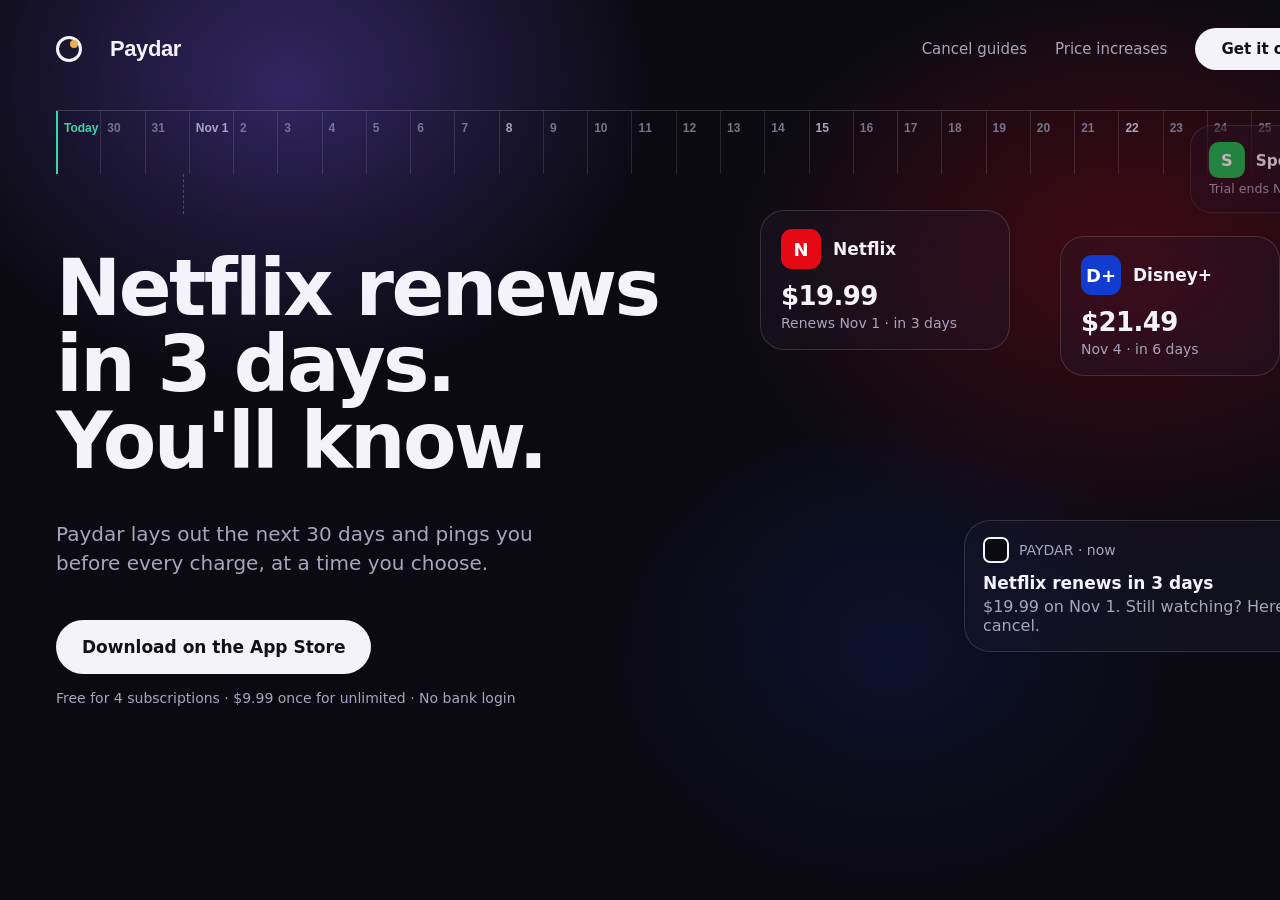
<file: .impeccable/mocks/decision/next-30-days.html>
<!doctype html><html><head><meta charset="utf-8"><style>*{box-sizing:border-box;margin:0;padding:0}
html,body{width:1440px;height:900px;overflow:hidden}
body{background:#0B0A12;color:#F4F2FA;font-family:-apple-system,"SF Pro Display",system-ui,sans-serif;position:relative}
.field{position:absolute;inset:0;pointer-events:none}
.veil{position:absolute;inset:0;background:linear-gradient(180deg,rgba(11,10,18,.08) 0%,rgba(11,10,18,.38) 45%,rgba(11,10,18,.8) 100%)}
nav{position:absolute;top:28px;left:56px;right:56px;display:flex;align-items:center;gap:28px;z-index:5}
.mark{width:26px;height:26px;border-radius:50%;border:3px solid #F4F2FA;position:relative}
.mark:after{content:"";position:absolute;width:8px;height:8px;border-radius:50%;background:#E8B04B;top:1px;right:1px}
.word{font:800 22px/1 ui-rounded,"SF Pro Rounded",-apple-system,sans-serif;letter-spacing:-.4px}
.links{margin-left:auto;display:flex;gap:28px;font-size:15px;color:#A9A4BD}
.pill{display:inline-flex;align-items:center;gap:10px;border-radius:999px;padding:0 26px;height:54px;font-weight:600;font-size:17px}
.ink{background:#F4F2FA;color:#12101A}
.glass{background:rgba(30,27,44,.38);border:1px solid rgba(255,255,255,.14);backdrop-filter:blur(24px) saturate(1.4);-webkit-backdrop-filter:blur(24px) saturate(1.4)}
.sub{color:#A9A4BD}.faint{color:#77728C}.acc{color:#3DD6A6}.rise{color:#FF6B70}
.logo{width:40px;height:40px;border-radius:11px;display:grid;place-items:center;font-weight:800;font-size:18px;color:#fff;flex:none}
.fine{font-size:14px;color:#A9A4BD;margin-top:16px}
</style><style>
.field{background:radial-gradient(560px 420px at 78% 30%,rgba(229,9,20,.34),transparent 70%),radial-gradient(520px 420px at 20% 10%,rgba(122,90,248,.40),transparent 70%),radial-gradient(420px 360px at 62% 74%,rgba(17,60,207,.34),transparent 70%)}
.ruler{position:absolute;top:110px;left:56px;right:56px;height:64px;display:grid;grid-template-columns:repeat(30,1fr);border-top:1px solid rgba(255,255,255,.16)}
.ruler span{border-left:1px solid rgba(255,255,255,.12);padding:10px 0 0 6px;font:600 12px ui-rounded,sans-serif;color:#77728C}
.ruler span.now{border-left:2px solid #3DD6A6;color:#3DD6A6}
.ruler span.wk{color:#A9A4BD}
h1{position:absolute;left:56px;top:250px;width:640px;font-size:78px;line-height:.98;font-weight:800;letter-spacing:-2.6px}
.lede{position:absolute;left:56px;top:520px;width:540px;font-size:20px;line-height:1.45;color:#A9A4BD}
.cta{position:absolute;left:56px;top:620px}
.card{position:absolute;border-radius:24px;padding:18px 20px;width:250px}
.card .top{display:flex;align-items:center;gap:12px}
.card b{font-size:17px}.card .p{font-size:26px;font-weight:800;letter-spacing:-.6px;margin-top:12px}
.card .d{font-size:14px;color:#A9A4BD;margin-top:4px}
.stem{position:absolute;top:174px;border-left:1px dashed rgba(255,255,255,.22)}
.lock{position:absolute;right:56px;top:520px;width:420px;padding:16px 18px;border-radius:26px}
.lock .app{display:flex;align-items:center;gap:10px;font-size:14px;color:#A9A4BD}
.lock .app i{width:26px;height:26px;border-radius:7px;background:#0B0A12;border:2px solid #F4F2FA;display:inline-block}
.lock b{display:block;font-size:17px;margin-top:10px}.lock p{font-size:16px;color:#A9A4BD;margin-top:4px}
.clock{position:absolute;right:56px;top:300px;width:420px;text-align:center;font-size:110px;font-weight:700;letter-spacing:-3px;opacity:.9}
</style></head><body>
<div class="field"></div><div class="veil"></div>
<nav><div class="mark"></div><span class="word">Paydar</span><div class="links"><span>Cancel guides</span><span>Price increases</span></div><span class="pill ink" style="height:42px;font-size:15px">Get it on iPhone</span></nav>
<div class="ruler"><span class="now">Today</span><span>30</span><span>31</span><span class="wk">Nov 1</span><span>2</span><span>3</span><span>4</span><span>5</span><span>6</span><span>7</span><span class="wk">8</span><span>9</span><span>10</span><span>11</span><span>12</span><span>13</span><span>14</span><span class="wk">15</span><span>16</span><span>17</span><span>18</span><span>19</span><span>20</span><span>21</span><span class="wk">22</span><span>23</span><span>24</span><span>25</span><span>26</span><span>27</span></div>
<div class="stem" style="left:183px;height:40px"></div>
<div class="card glass" style="left:760px;top:210px"><div class="top"><span class="logo" style="background:#E50914">N</span><b>Netflix</b></div><div class="p">$19.99</div><div class="d">Renews Nov 1 · in 3 days</div></div>
<div class="card glass" style="left:1060px;top:236px;width:220px"><div class="top"><span class="logo" style="background:#113CCF">D+</span><b>Disney+</b></div><div class="p">$21.49</div><div class="d">Nov 4 · in 6 days</div></div>
<div class="card glass" style="left:1180px;top:120px;width:200px;opacity:.7;transform:scale(.9)"><div class="top"><span class="logo" style="background:#1DB954">S</span><b>Spotify</b></div><div class="d">Trial ends Nov 12</div></div>
<div class="lock glass"><div class="app"><i></i>PAYDAR · now</div><b>Netflix renews in 3 days</b><p>$19.99 on Nov 1. Still watching? Here's how to cancel.</p></div>
<h1>Netflix renews in 3&nbsp;days. You'll know.</h1>
<p class="lede">Paydar lays out the next 30 days and pings you before every charge, at a time you choose.</p>
<div class="cta"><span class="pill ink">Download on the App Store</span><p class="fine">Free for 4 subscriptions · $9.99 once for unlimited · No bank login</p></div>
</body></html>
</file>
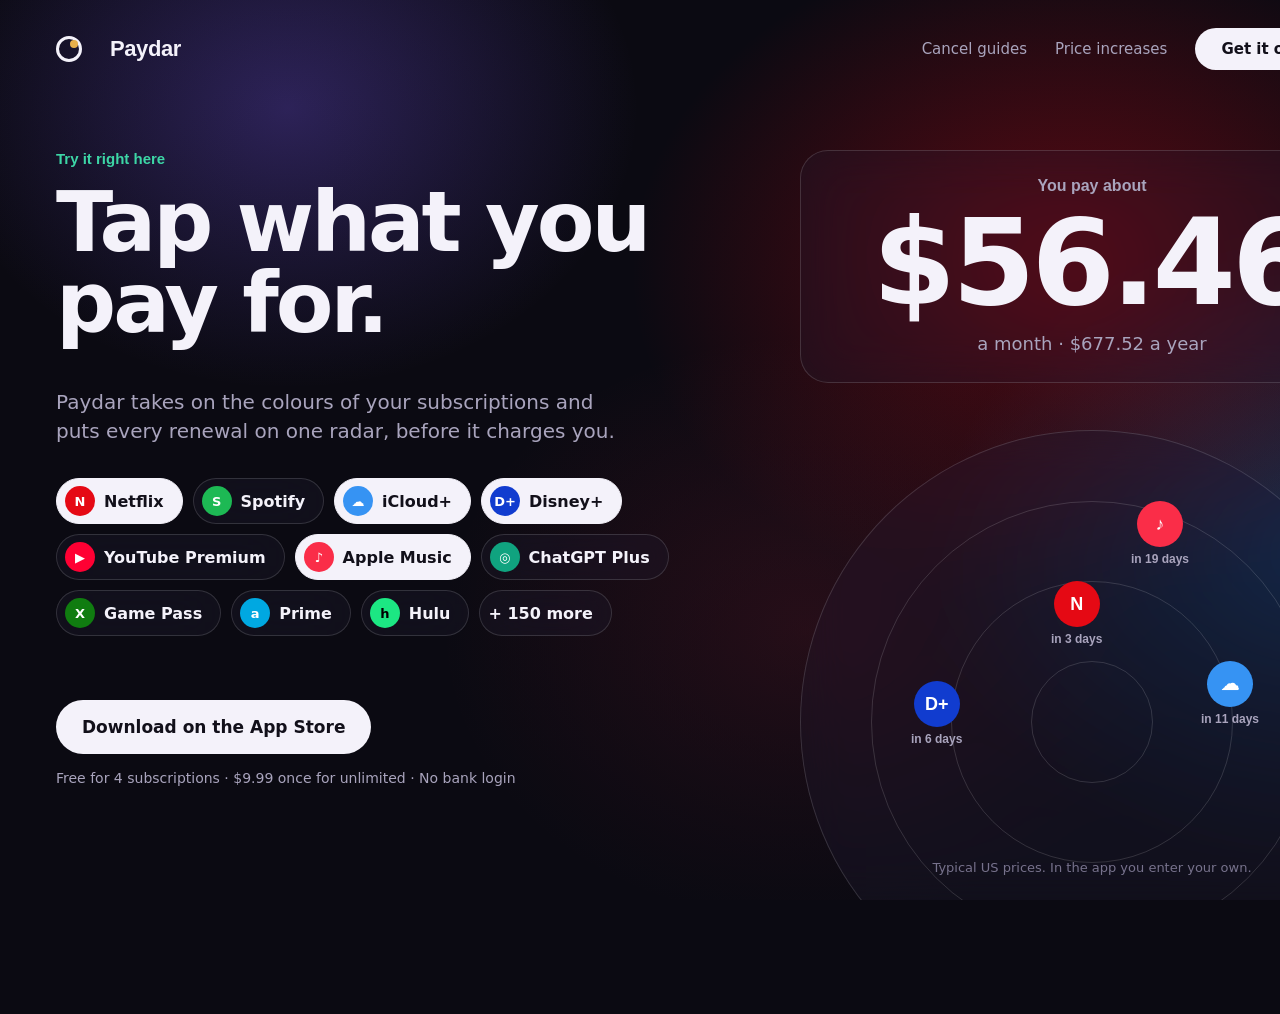
<file: .impeccable/mocks/decision/paint-your-field.html>
<!doctype html><html><head><meta charset="utf-8"><style>*{box-sizing:border-box;margin:0;padding:0}
html,body{width:1440px;height:900px;overflow:hidden}
body{background:#0B0A12;color:#F4F2FA;font-family:-apple-system,"SF Pro Display",system-ui,sans-serif;position:relative}
.field{position:absolute;inset:0;pointer-events:none}
.veil{position:absolute;inset:0;background:linear-gradient(180deg,rgba(11,10,18,.08) 0%,rgba(11,10,18,.38) 45%,rgba(11,10,18,.8) 100%)}
nav{position:absolute;top:28px;left:56px;right:56px;display:flex;align-items:center;gap:28px;z-index:5}
.mark{width:26px;height:26px;border-radius:50%;border:3px solid #F4F2FA;position:relative}
.mark:after{content:"";position:absolute;width:8px;height:8px;border-radius:50%;background:#E8B04B;top:1px;right:1px}
.word{font:800 22px/1 ui-rounded,"SF Pro Rounded",-apple-system,sans-serif;letter-spacing:-.4px}
.links{margin-left:auto;display:flex;gap:28px;font-size:15px;color:#A9A4BD}
.pill{display:inline-flex;align-items:center;gap:10px;border-radius:999px;padding:0 26px;height:54px;font-weight:600;font-size:17px}
.ink{background:#F4F2FA;color:#12101A}
.glass{background:rgba(30,27,44,.38);border:1px solid rgba(255,255,255,.14);backdrop-filter:blur(24px) saturate(1.4);-webkit-backdrop-filter:blur(24px) saturate(1.4)}
.sub{color:#A9A4BD}.faint{color:#77728C}.acc{color:#3DD6A6}.rise{color:#FF6B70}
.logo{width:40px;height:40px;border-radius:11px;display:grid;place-items:center;font-weight:800;font-size:18px;color:#fff;flex:none}
.fine{font-size:14px;color:#A9A4BD;margin-top:16px}
</style><style>
.field{background:radial-gradient(620px 480px at 74% 30%,rgba(229,9,20,.44),transparent 70%),radial-gradient(560px 460px at 92% 62%,rgba(54,147,243,.38),transparent 70%),radial-gradient(520px 420px at 56% 70%,rgba(250,45,72,.18),transparent 70%),radial-gradient(500px 400px at 20% 12%,rgba(122,90,248,.34),transparent 70%)}
.kicker{position:absolute;left:56px;top:150px;font:600 15px ui-rounded,sans-serif;color:#3DD6A6}
h1{position:absolute;left:56px;top:182px;width:640px;font-size:84px;line-height:.96;font-weight:800;letter-spacing:-3px}
.lede{position:absolute;left:56px;top:388px;width:560px;font-size:20px;line-height:1.45;color:#A9A4BD}
.chips{position:absolute;left:56px;top:478px;width:640px;display:flex;flex-wrap:wrap;gap:10px}
.chip{display:inline-flex;align-items:center;gap:9px;height:46px;padding:0 18px 0 8px;border-radius:999px;font-weight:600;font-size:16px}
.chip i{width:30px;height:30px;border-radius:15px;display:grid;place-items:center;font-style:normal;font-weight:800;font-size:13px;color:#fff}
.chip.on{background:#F4F2FA;color:#12101A;border:1px solid #F4F2FA}
.cta{position:absolute;left:56px;top:700px}
.total{position:absolute;left:800px;top:150px;width:584px;text-align:center}
.total .cap{font:600 16px ui-rounded,sans-serif;color:#A9A4BD}
.total .num{font-size:120px;font-weight:800;letter-spacing:-4px;line-height:1;margin-top:8px}
.total .yr{font-size:18px;color:#A9A4BD;margin-top:10px}
.lens{position:absolute;left:800px;top:430px;width:584px;height:584px;border-radius:50%}
.ring{position:absolute;border-radius:50%;border:1px solid rgba(255,255,255,.14)}
.blip{position:absolute;display:flex;flex-direction:column;align-items:center;gap:5px;font:600 12px ui-rounded,sans-serif;color:#A9A4BD}
.blip .logo{width:46px;height:46px;border-radius:23px}
.note{position:absolute;left:800px;width:584px;text-align:center;top:860px;font-size:13px;color:#77728C}
</style></head><body>
<div class="field"></div><div class="veil" style="background:linear-gradient(180deg,rgba(11,10,18,.06),rgba(11,10,18,.3) 60%,rgba(11,10,18,.6))"></div>
<nav><div class="mark"></div><span class="word">Paydar</span><div class="links"><span>Cancel guides</span><span>Price increases</span></div><span class="pill ink" style="height:42px;font-size:15px">Get it on iPhone</span></nav>
<span class="kicker">Try it right here</span>
<h1>Tap what you pay&nbsp;for.</h1>
<p class="lede">Paydar takes on the colours of your subscriptions and puts every renewal on one radar, before it charges you.</p>
<div class="chips">
<span class="chip on"><i style="background:#E50914">N</i>Netflix</span><span class="chip glass"><i style="background:#1DB954">S</i>Spotify</span><span class="chip on"><i style="background:#3693F3">☁︎</i>iCloud+</span><span class="chip on"><i style="background:#113CCF">D+</i>Disney+</span><span class="chip glass"><i style="background:#FF0033">▶</i>YouTube Premium</span><span class="chip on"><i style="background:#FA2D48">♪</i>Apple Music</span><span class="chip glass"><i style="background:#10A37F">◎</i>ChatGPT Plus</span><span class="chip glass"><i style="background:#107C10">X</i>Game Pass</span><span class="chip glass"><i style="background:#00A8E1">a</i>Prime</span><span class="chip glass"><i style="background:#1CE783;color:#000">h</i>Hulu</span><span class="chip glass">+ 150 more</span>
</div>
<div class="cta"><span class="pill ink">Download on the App Store</span><p class="fine">Free for 4 subscriptions · $9.99 once for unlimited · No bank login</p></div>
<div class="total glass" style="border-radius:28px;padding:26px 0 28px"><div class="cap">You pay about</div><div class="num">$56.46</div><div class="yr">a month · $677.52 a year</div></div>
<div class="lens glass"><div class="ring" style="inset:70px"></div><div class="ring" style="inset:150px"></div><div class="ring" style="inset:230px"></div>
<div class="blip" style="left:250px;top:150px"><span class="logo" style="background:#E50914">N</span>in 3 days</div>
<div class="blip" style="left:400px;top:230px"><span class="logo" style="background:#3693F3">☁︎</span>in 11 days</div>
<div class="blip" style="left:110px;top:250px"><span class="logo" style="background:#113CCF">D+</span>in 6 days</div>
<div class="blip" style="left:330px;top:70px"><span class="logo" style="background:#FA2D48">♪</span>in 19 days</div>
</div>
<p class="note">Typical US prices. In the app you enter your own.</p>
</body></html>
</file>
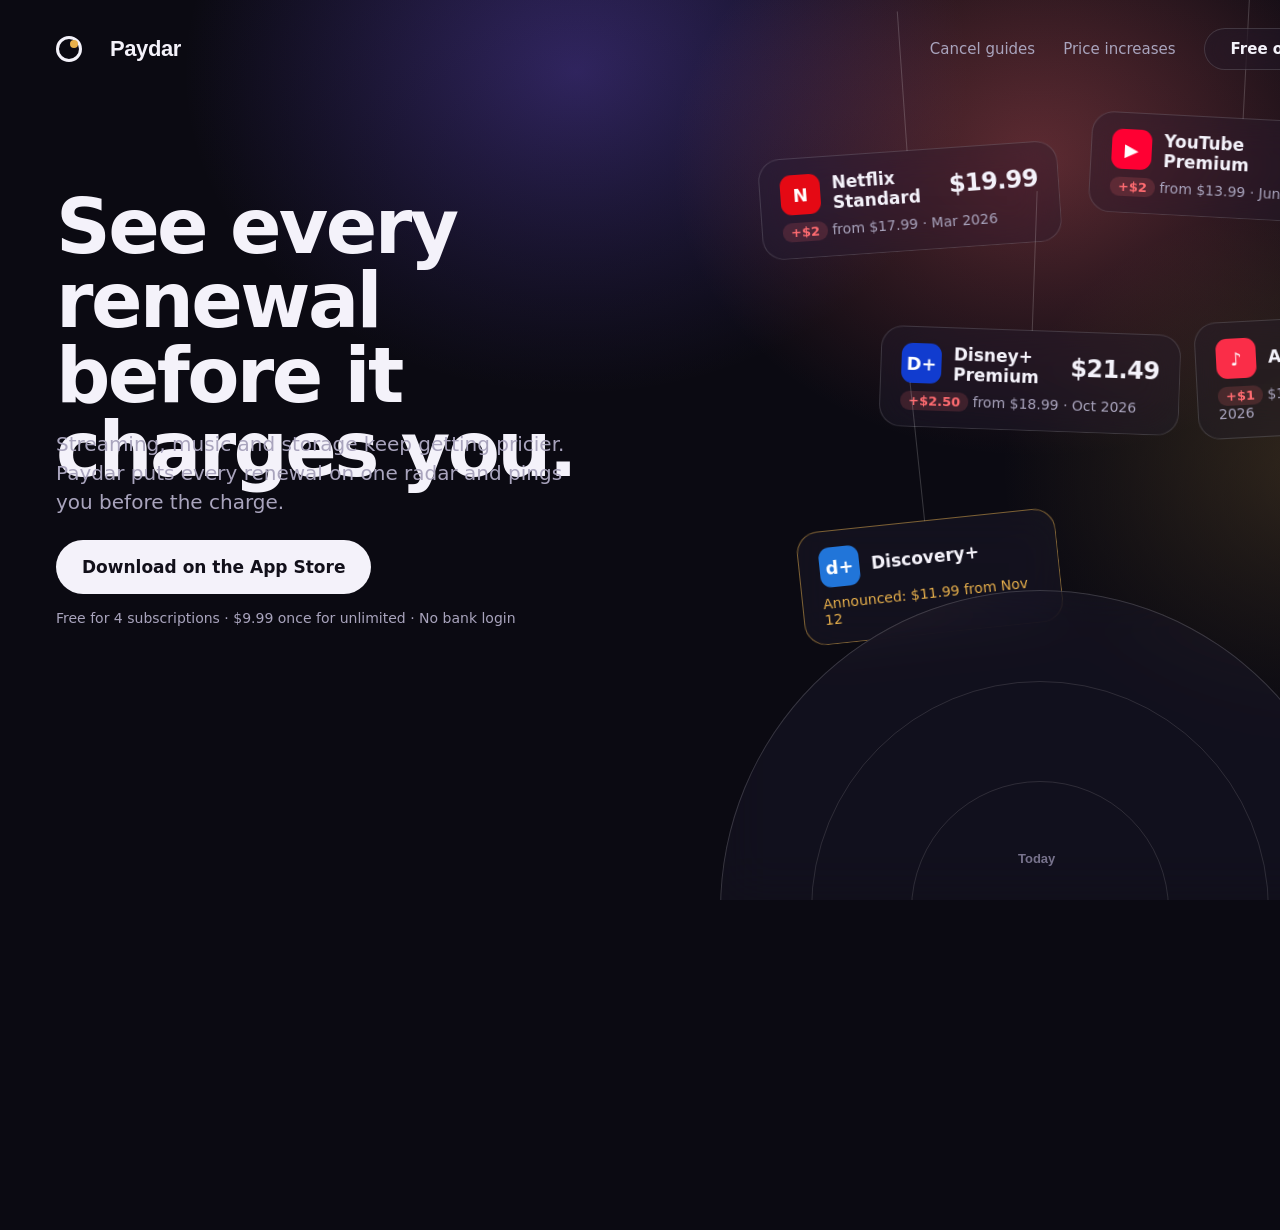
<file: .impeccable/mocks/decision/price-wall.html>
<!doctype html><html><head><meta charset="utf-8"><style>*{box-sizing:border-box;margin:0;padding:0}
html,body{width:1440px;height:900px;overflow:hidden}
body{background:#0B0A12;color:#F4F2FA;font-family:-apple-system,"SF Pro Display",system-ui,sans-serif;position:relative}
.field{position:absolute;inset:0;pointer-events:none}
.veil{position:absolute;inset:0;background:linear-gradient(180deg,rgba(11,10,18,.08) 0%,rgba(11,10,18,.38) 45%,rgba(11,10,18,.8) 100%)}
nav{position:absolute;top:28px;left:56px;right:56px;display:flex;align-items:center;gap:28px;z-index:5}
.mark{width:26px;height:26px;border-radius:50%;border:3px solid #F4F2FA;position:relative}
.mark:after{content:"";position:absolute;width:8px;height:8px;border-radius:50%;background:#E8B04B;top:1px;right:1px}
.word{font:800 22px/1 ui-rounded,"SF Pro Rounded",-apple-system,sans-serif;letter-spacing:-.4px}
.links{margin-left:auto;display:flex;gap:28px;font-size:15px;color:#A9A4BD}
.pill{display:inline-flex;align-items:center;gap:10px;border-radius:999px;padding:0 26px;height:54px;font-weight:600;font-size:17px}
.ink{background:#F4F2FA;color:#12101A}
.glass{background:rgba(30,27,44,.38);border:1px solid rgba(255,255,255,.14);backdrop-filter:blur(24px) saturate(1.4);-webkit-backdrop-filter:blur(24px) saturate(1.4)}
.sub{color:#A9A4BD}.faint{color:#77728C}.acc{color:#3DD6A6}.rise{color:#FF6B70}
.logo{width:40px;height:40px;border-radius:11px;display:grid;place-items:center;font-weight:800;font-size:18px;color:#fff;flex:none}
.fine{font-size:14px;color:#A9A4BD;margin-top:16px}
</style><style>
.field{background:radial-gradient(520px 420px at 72% 18%,rgba(255,107,112,.42),transparent 70%),radial-gradient(460px 380px at 92% 52%,rgba(232,176,75,.30),transparent 70%),radial-gradient(560px 460px at 40% 8%,rgba(122,90,248,.38),transparent 70%)}
h1{position:absolute;left:56px;top:190px;width:600px;font-size:76px;line-height:.98;font-weight:800;letter-spacing:-2.6px}
.lede{position:absolute;left:56px;top:430px;width:520px;font-size:20px;line-height:1.45;color:#A9A4BD}
.cta{position:absolute;left:56px;top:540px}
.tag{position:absolute;padding:16px 20px;border-radius:22px;width:300px}
.tag:before{content:"";position:absolute;left:50%;top:-140px;height:140px;border-left:1px solid rgba(255,255,255,.18)}
.tag .row{display:flex;align-items:center;gap:12px}
.tag b{font-size:17px}.tag .amt{margin-left:auto;font-size:24px;font-weight:800;letter-spacing:-.6px}
.tag .ch{font-size:14px;margin-top:8px;color:#A9A4BD}
.up{display:inline-block;background:rgba(255,107,112,.16);color:#FF6B70;border-radius:9px;padding:2px 8px;font-weight:700;font-size:13px}
.lens{position:absolute;left:720px;bottom:-330px;width:640px;height:640px;border-radius:50%;border:1px solid rgba(255,255,255,.16)}
.lens:before,.lens:after{content:"";position:absolute;inset:90px;border-radius:50%;border:1px solid rgba(255,255,255,.12)}
.lens:after{inset:190px}
.today{position:absolute;left:1018px;bottom:34px;font:600 13px ui-rounded,sans-serif;color:#77728C}
</style></head><body>
<div class="field"></div><div class="veil"></div>
<nav><div class="mark"></div><span class="word">Paydar</span><div class="links"><span>Cancel guides</span><span>Price increases</span></div><span class="pill glass" style="height:42px;font-size:15px">Free on iPhone</span></nav>
<h1>See every renewal before it charges you.</h1>
<p class="lede">Streaming, music and storage keep getting pricier. Paydar puts every renewal on one radar and pings you before the charge.</p>
<div class="cta"><span class="pill ink">Download on the App Store</span><p class="fine">Free for 4 subscriptions · $9.99 once for unlimited · No bank login</p></div>
<div class="tag glass" style="left:760px;top:150px;transform:rotate(-4deg)"><div class="row"><span class="logo" style="background:#E50914">N</span><b>Netflix Standard</b><span class="amt">$19.99</span></div><div class="ch"><span class="up">+$2</span> from $17.99 · Mar 2026</div></div>
<div class="tag glass" style="left:1090px;top:118px;transform:rotate(3deg)"><div class="row"><span class="logo" style="background:#FF0033">▶</span><b>YouTube Premium</b><span class="amt">$15.99</span></div><div class="ch"><span class="up">+$2</span> from $13.99 · Jun 2026</div></div>
<div class="tag glass" style="left:880px;top:330px;transform:rotate(2deg)"><div class="row"><span class="logo" style="background:#113CCF">D+</span><b>Disney+ Premium</b><span class="amt">$21.49</span></div><div class="ch"><span class="up">+$2.50</span> from $18.99 · Oct 2026</div></div>
<div class="tag glass" style="left:1196px;top:318px;transform:rotate(-3deg);width:210px"><div class="row"><span class="logo" style="background:#FA2D48">♪</span><b>Apple Music</b></div><div class="ch"><span class="up">+$1</span> $11.99 · Jul 2026</div></div>
<div class="tag glass" style="left:800px;top:520px;transform:rotate(-6deg);width:260px;border-color:rgba(232,176,75,.5)"><div class="row"><span class="logo" style="background:#2175D9">d+</span><b>Discovery+</b></div><div class="ch" style="color:#E8B04B">Announced: $11.99 from Nov 12</div></div>
<div class="lens glass"></div><span class="today">Today</span>
</body></html>
</file>
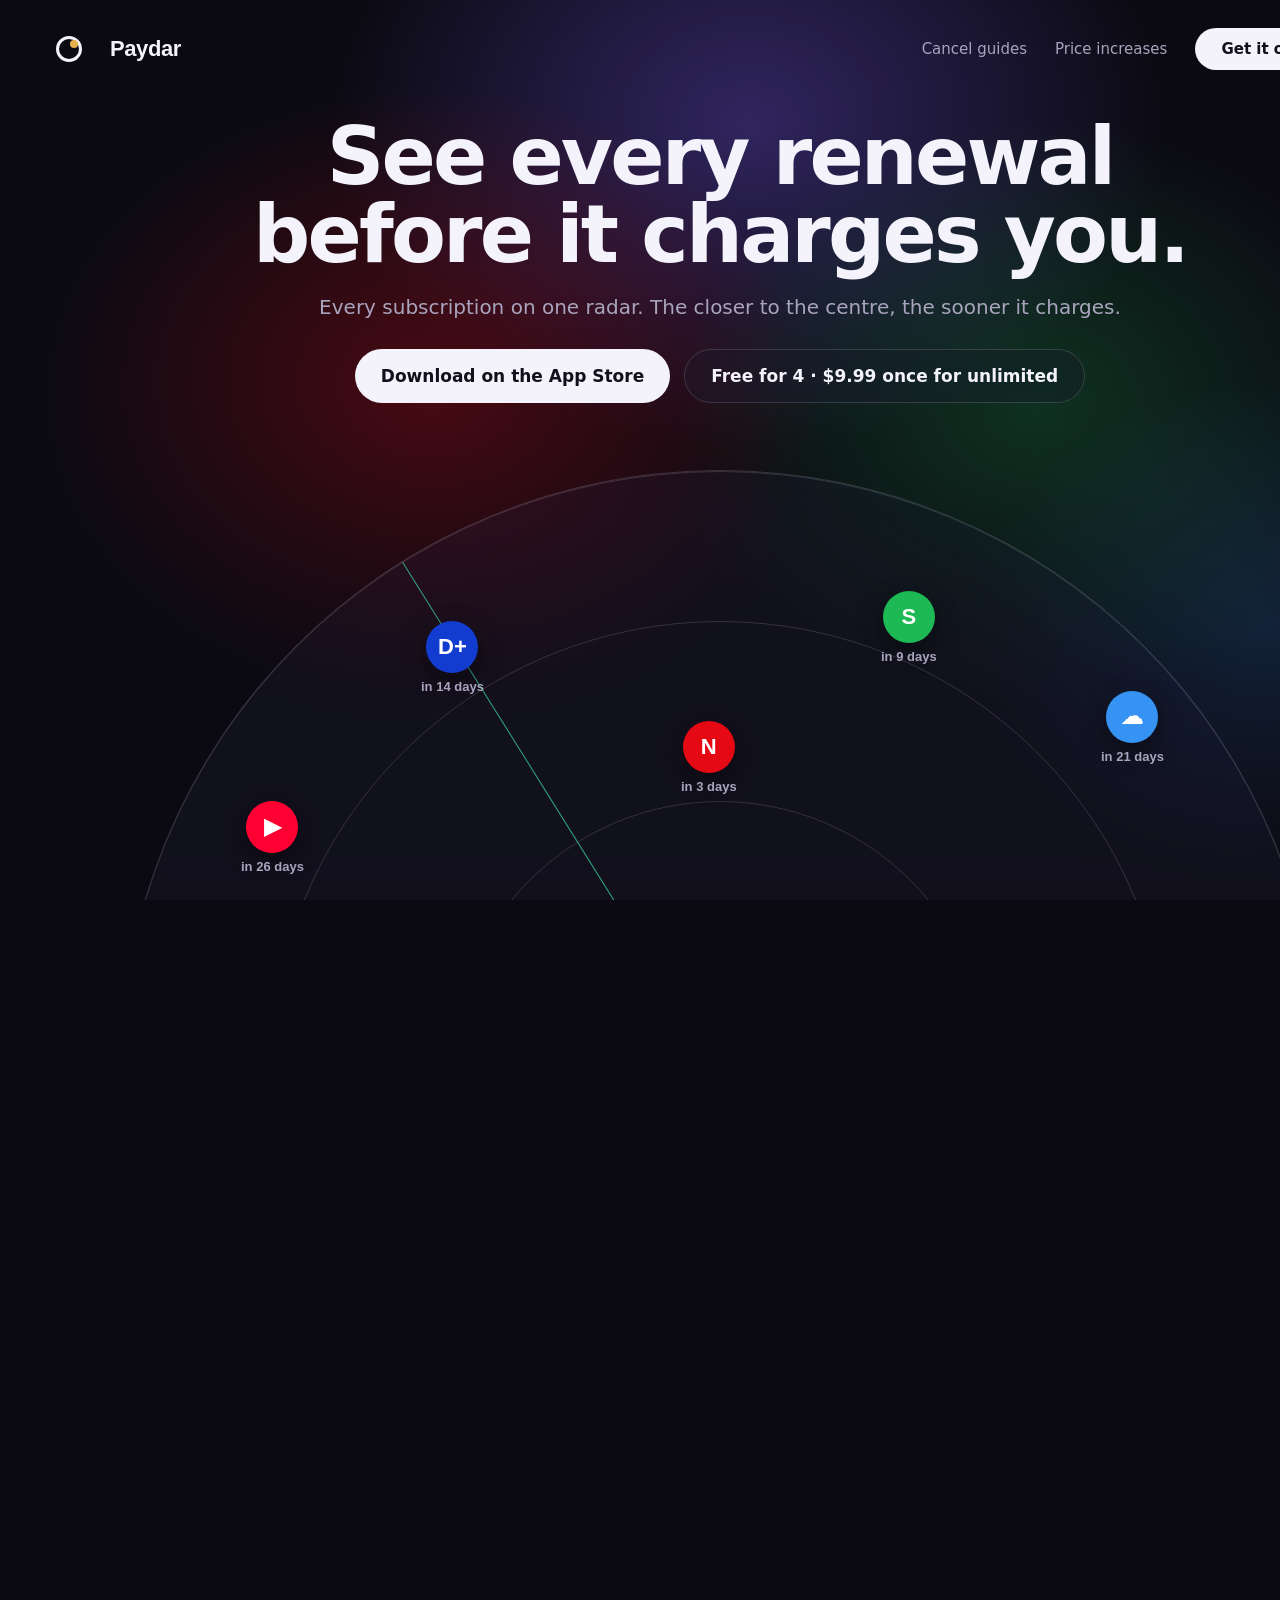
<file: .impeccable/mocks/decision/radar-hero.html>
<!doctype html><html><head><meta charset="utf-8"><style>*{box-sizing:border-box;margin:0;padding:0}
html,body{width:1440px;height:900px;overflow:hidden}
body{background:#0B0A12;color:#F4F2FA;font-family:-apple-system,"SF Pro Display",system-ui,sans-serif;position:relative}
.field{position:absolute;inset:0;pointer-events:none}
.veil{position:absolute;inset:0;background:linear-gradient(180deg,rgba(11,10,18,.08) 0%,rgba(11,10,18,.38) 45%,rgba(11,10,18,.8) 100%)}
nav{position:absolute;top:28px;left:56px;right:56px;display:flex;align-items:center;gap:28px;z-index:5}
.mark{width:26px;height:26px;border-radius:50%;border:3px solid #F4F2FA;position:relative}
.mark:after{content:"";position:absolute;width:8px;height:8px;border-radius:50%;background:#E8B04B;top:1px;right:1px}
.word{font:800 22px/1 ui-rounded,"SF Pro Rounded",-apple-system,sans-serif;letter-spacing:-.4px}
.links{margin-left:auto;display:flex;gap:28px;font-size:15px;color:#A9A4BD}
.pill{display:inline-flex;align-items:center;gap:10px;border-radius:999px;padding:0 26px;height:54px;font-weight:600;font-size:17px}
.ink{background:#F4F2FA;color:#12101A}
.glass{background:rgba(30,27,44,.38);border:1px solid rgba(255,255,255,.14);backdrop-filter:blur(24px) saturate(1.4);-webkit-backdrop-filter:blur(24px) saturate(1.4)}
.sub{color:#A9A4BD}.faint{color:#77728C}.acc{color:#3DD6A6}.rise{color:#FF6B70}
.logo{width:40px;height:40px;border-radius:11px;display:grid;place-items:center;font-weight:800;font-size:18px;color:#fff;flex:none}
.fine{font-size:14px;color:#A9A4BD;margin-top:16px}
</style><style>
.field{background:radial-gradient(560px 440px at 30% 44%,rgba(229,9,20,.40),transparent 70%),radial-gradient(520px 420px at 72% 46%,rgba(29,185,84,.32),transparent 70%),radial-gradient(600px 460px at 52% 14%,rgba(122,90,248,.40),transparent 70%),radial-gradient(420px 360px at 88% 70%,rgba(54,147,243,.30),transparent 70%)}
.head{position:absolute;top:118px;left:0;right:0;text-align:center}
h1{font-size:80px;line-height:.98;font-weight:800;letter-spacing:-2.8px}
.lede{font-size:20px;color:#A9A4BD;margin-top:20px}
.cta{display:flex;justify-content:center;gap:14px;margin-top:30px}
.lens{position:absolute;left:120px;right:120px;top:470px;height:1200px;border-radius:600px 600px 0 0;overflow:hidden}
.ring{position:absolute;left:50%;transform:translateX(-50%);border-radius:50%;border:1px solid rgba(255,255,255,.14)}
.beam{position:absolute;left:50%;top:600px;width:600px;height:600px;transform-origin:0 0;transform:rotate(-122deg);background:conic-gradient(from 0deg at 0 0,rgba(61,214,166,.28),transparent 35deg);border-top:1px solid rgba(61,214,166,.75)}
.blip{position:absolute;display:flex;flex-direction:column;align-items:center;gap:6px;font:600 13px ui-rounded,sans-serif;color:#A9A4BD}
.blip .logo{width:52px;height:52px;border-radius:26px;font-size:22px;box-shadow:0 8px 24px rgba(0,0,0,.45)}
.today{position:absolute;left:50%;transform:translateX(-50%);top:880px;font:600 14px ui-rounded,sans-serif;color:#77728C}
.dot{position:absolute;left:50%;top:860px;width:12px;height:12px;margin-left:-6px;border-radius:50%;background:#F4F2FA}
</style></head><body>
<div class="field"></div><div class="veil" style="background:linear-gradient(180deg,rgba(11,10,18,.1),rgba(11,10,18,.35) 55%,rgba(11,10,18,.6))"></div>
<nav><div class="mark"></div><span class="word">Paydar</span><div class="links"><span>Cancel guides</span><span>Price increases</span></div><span class="pill ink" style="height:42px;font-size:15px">Get it on iPhone</span></nav>
<div class="head"><h1>See every renewal<br>before it charges you.</h1>
<p class="lede">Every subscription on one radar. The closer to the centre, the sooner it charges.</p>
<div class="cta"><span class="pill ink">Download on the App Store</span><span class="pill glass">Free for 4 · $9.99 once for unlimited</span></div></div>
<div class="lens glass">
<div class="ring" style="top:0;width:1200px;height:1200px"></div>
<div class="ring" style="top:150px;width:900px;height:900px"></div>
<div class="ring" style="top:330px;width:540px;height:540px"></div>
<div class="beam"></div>
<div class="blip" style="left:560px;top:250px"><span class="logo" style="background:#E50914">N</span>in 3 days</div>
<div class="blip" style="left:300px;top:150px"><span class="logo" style="background:#113CCF">D+</span>in 14 days</div>
<div class="blip" style="left:760px;top:120px"><span class="logo" style="background:#1DB954">S</span>in 9 days</div>
<div class="blip" style="left:980px;top:220px"><span class="logo" style="background:#3693F3">☁︎</span>in 21 days</div>
<div class="blip" style="left:120px;top:330px"><span class="logo" style="background:#FF0033">▶</span>in 26 days</div>
</div>
</body></html>
</file>
